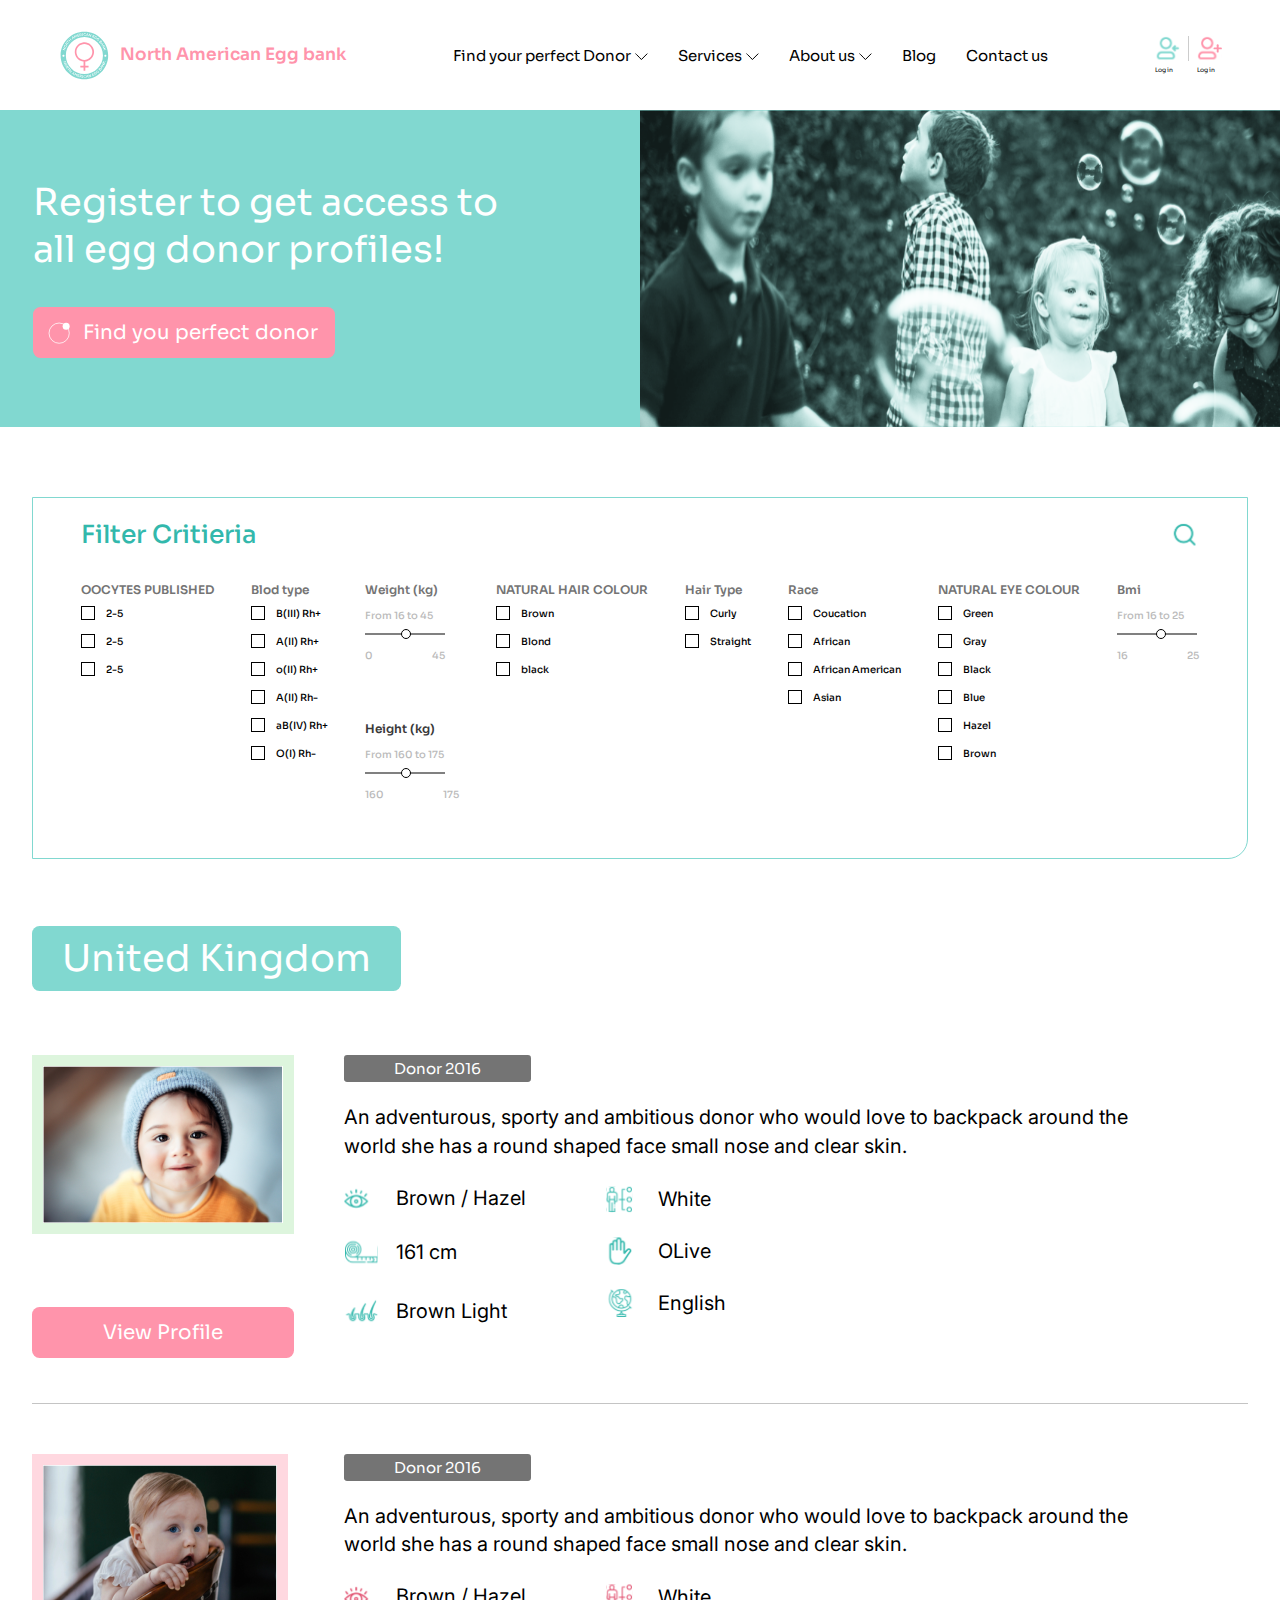
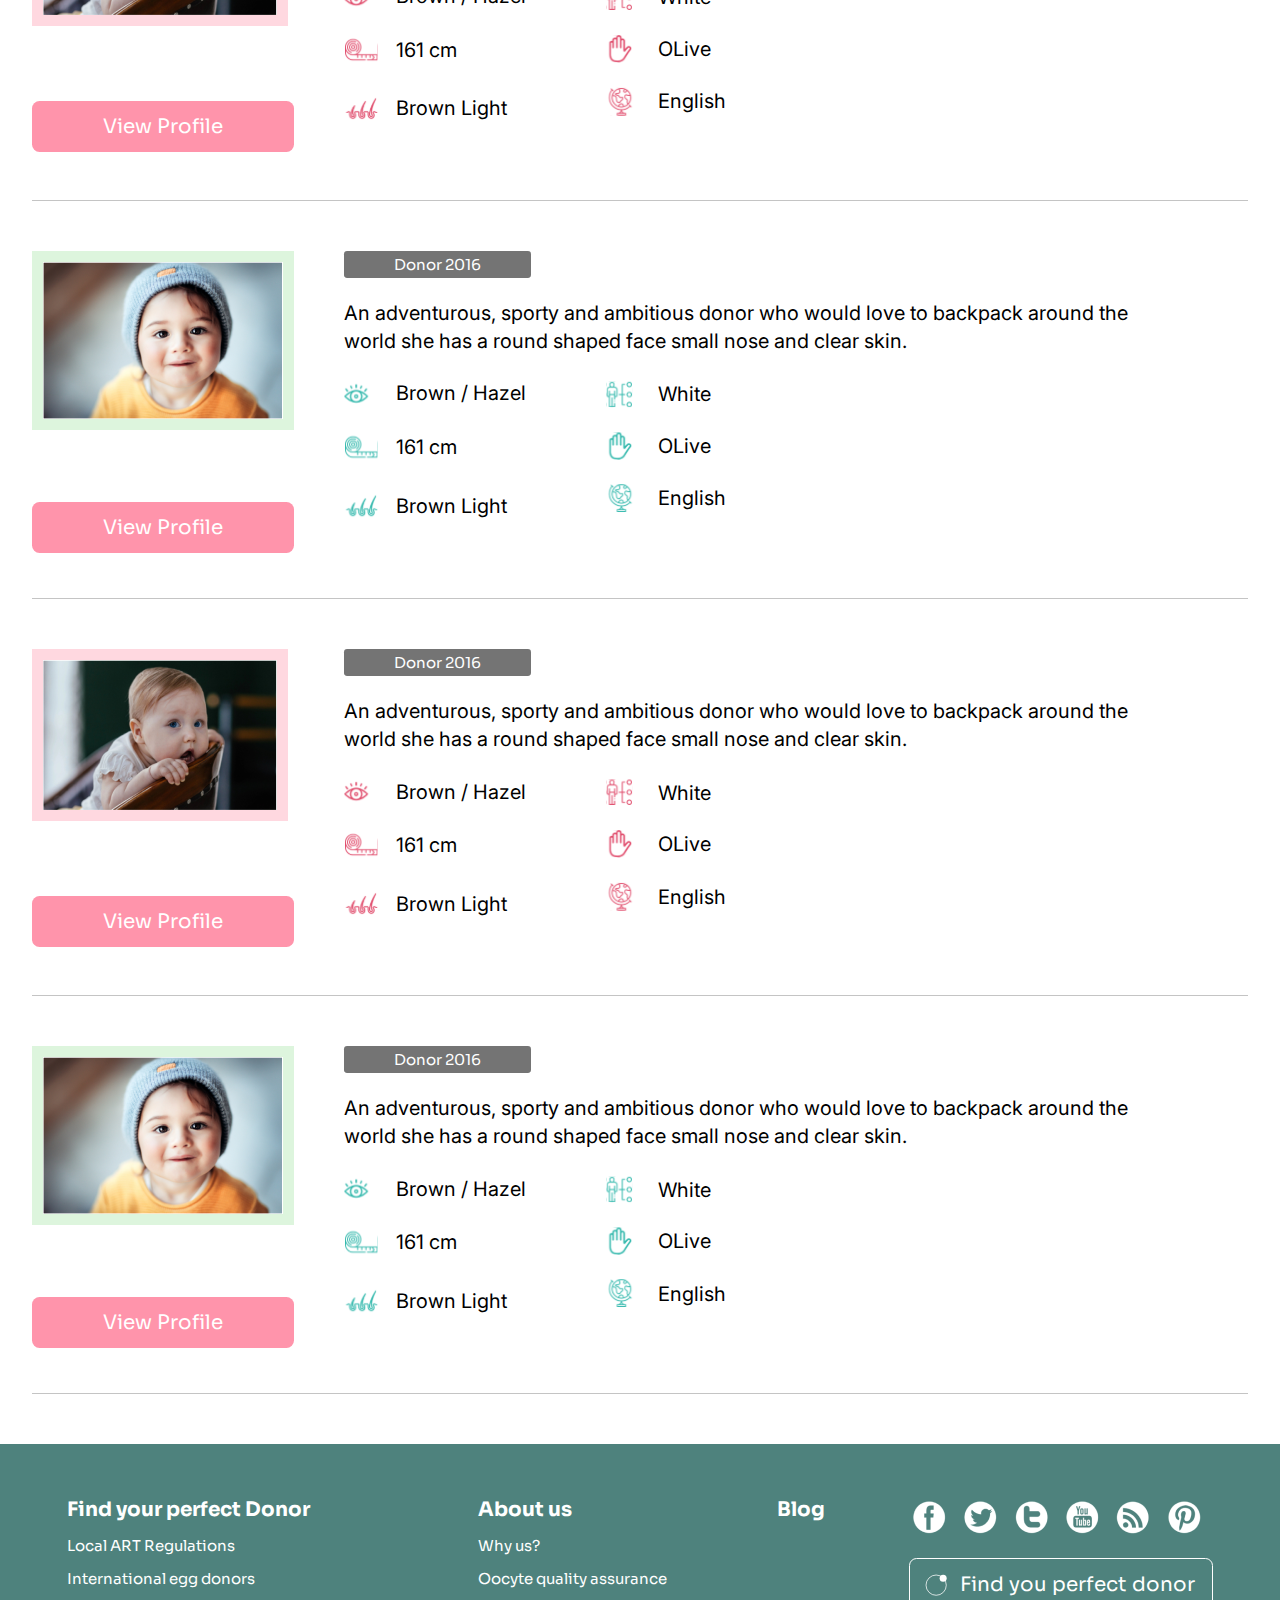
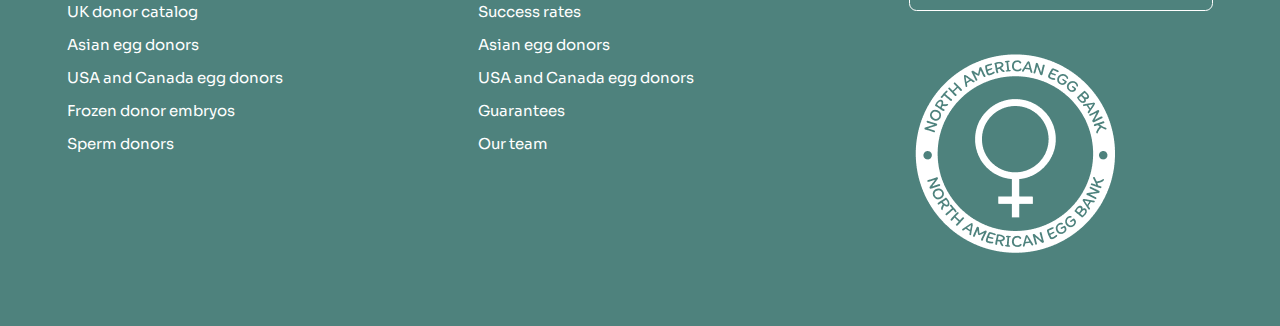
<file: index.html>
<!DOCTYPE html>
<html lang="en">

<head>
    <meta charset="UTF-8">
    <meta http-equiv="X-UA-Compatible" content="IE=edge">
    <meta name="viewport" content="width=device-width, initial-scale=1.0">
    <title>north-america-egg-bank</title>
    <link rel="stylesheet" href="assets/css/index.css">
    <link rel="preconnect" href="https://fonts.googleapis.com">
    <link rel="preconnect" href="https://fonts.gstatic.com" crossorigin>
    <link
        href="https://fonts.googleapis.com/css2?family=Inter:wght@400;500;600;700&family=Sora:wght@400;500;600;700&display=swap"
        rel="stylesheet">
</head>

<body>
    <!-- header sectionn start -->
    <header class="north_american_header">
        <nav class="north_american_navbar">
            <div class="nav_logo">
                <img src="assets/icons/header icon svg.svg" alt="north_american_logo">
                <h2 class="nav_text t_pink">North American Egg bank
                </h2>
            </div>
            <!-- toggle section start -->
            <div class="toggle">
                <img src="assets/icons/menu icon.svg" alt="mennu icon">
            </div>
            <!-- toggle section end -->
            <!-- nav item section start -->
            <ul class="nav_item ">
                <li class="nav_list"><a href="#"> Find your perfect Donor<img src="assets/icons/dropdown icon.svg"
                            alt="dropdown_icon "></a></li>
                <li class="nav_list"><a href="#">Services<img src="assets/icons/dropdown icon.svg"
                            alt="dropdown_icon "></a></li>
                <li class="nav_list"><a href="#">About us<img src="assets/icons/dropdown icon.svg"
                            alt="dropdown_icon "></a></li>
                <li class="nav_list">Blog</li>
                <li class="nav_list">Contact us</li>
            </ul>
            <!-- nav section end -->
            <!-- seacrch icon -->
            <div class="search_icon">
                <img src="assets/icons/search icon.svg " alt="search icon">
            </div>
            <!-- search icon end -->
            <!-- nav login  section start -->
            <div class="nav_login_sec">
                <div class="nav_login_item">
                    <img src="assets/icons/login icon.svg" alt="login icon">
                    <h2 class="nav_login_text">Log in</h2>
                </div>
                <div class="nav_login_item">
                    <img src="assets/icons/register icon.svg" alt="register icon">
                    <h2 class="nav_login_text">Log in</h2>
                </div>
            </div>
            <!-- nav login section -->
        </nav>
    </header>
    <!-- header section end -->
    <!-- banner section start -->
    <div class=" tiffneyblue_bg banner_section">
        <div class="banner_item">
            <div class="bannner_text">
                <h2 class="banner_heading t_white">Register to get access to all egg donor profiles!</h2>
                <button class="banner_btn pink_btn">
                    <img src="assets/icons/banner btn icon.svg " alt="banner icon">
                    Find you perfect donor
                </button>
            </div>
            <div class="banner_img_section">
                <img src="assets/images/banner img.png" alt="banner_img">
            </div>
        </div>
    </div>
    <!-- banner section end -->
    <!-- main  section start -->
    <!-- filter section start -->
    <main class="container">
        <section class="filter_Critieria ">
            <div class="filter_content ">
                <h2 class="filter_text">Filter Critieria</h2>
                <img src="assets/icons/searchicon.svg" alt="searchicon">
            </div>
            <div class="filter_form_sec">
                <div class="filter_form_checkbox">
                    <h2 class="filter_formheading">OOCYTES PUBLISHED</h2>
                    <form>
                        <div class="filter_checkbox">
                            <input type="checkbox" id="chk1">
                            <label for="chk1">2-5</label>
                        </div>
                        <div class="filter_checkbox">
                            <input type="checkbox" id="chk2">
                            <label for="chk2">2-5</label>
                        </div>
                        <div class="filter_checkbox">
                            <input type="checkbox" id="chk3">
                            <label for="chk3">2-5</label>
                        </div>
                    </form>
                </div>
                <div class="filter_form_checkbox">
                    <h2 class="filter_formheading">Blod type</h2>
                    <form>
                        <div class="filter_checkbox">
                            <input type="checkbox" id="chk4">
                            <label for="chk4">B(III) Rh+</label>
                        </div>
                        <div class="filter_checkbox">
                            <input type="checkbox" id="chk5">
                            <label for="chk5">A(II) Rh+</label>
                        </div>
                        <div class="filter_checkbox">
                            <input type="checkbox" id="chk6">
                            <label for="chk6">o(II) Rh+</label>
                        </div>
                        <div class="filter_checkbox">
                            <input type="checkbox" id="chk7">
                            <label for="chk7">A(II) Rh-</label>
                        </div>
                        <div class="filter_checkbox">
                            <input type="checkbox" id="chk8">
                            <label for="chk8">aB(IV) Rh+</label>
                        </div>
                        <div class="filter_checkbox">
                            <input type="checkbox" id="chk9">
                            <label for="chk9">O(I) Rh-</label>
                        </div>
                    </form>
                </div>
                <!-- input range start -->
                <form>
                    <div class="range_inputs">
                        <h3 class="filter_formheading">Weight (kg)</h3>
                        <div class="range_font">
                            <div class="multi-range">
                                <label class="multi-range_label" for="">From 16 to 45</label>
                                <input type="range" min="16" max="45" step="1" value="" class="lower" />
                            </div>
                            <div class="min_max">
                                <span class="min" id="minimum">0</span>
                                <span class="max" id="maximum">45</span>
                            </div>
                        </div>
                    </div>
                    <div class="range_inputs">
                        <h3 class="filter_formheading">
                            <span> Height (kg)</span>
                        </h3>
                        <div class="range_font">
                            <div class="multi-range">
                                <label class="multi-range_label" for="">From 160 to 175</label>
                                <input type="range" min="16" max="45" step="1" value="" class="lower" />
                            </div>
                            <div class="min_max">
                                <span class="min" id="minimum">160</span>
                                <span class="max" id="maximum">175</span>
                            </div>
                        </div>
                    </div>
                </form>
                <!-- input range end -->
                <div class="filter_form_checkbox">
                    <h2 class="filter_formheading">NATURAL HAIR COLOUR</h2>
                    <form>
                        <div class="filter_checkbox">
                            <input type="checkbox" id="chk10">
                            <label for="chk10">Brown</label>
                        </div>
                        <div class="filter_checkbox">
                            <input type="checkbox" id="chk11">
                            <label for="chk11">Blond</label>
                        </div>
                        <div class="filter_checkbox">
                            <input type="checkbox" id="chk12">
                            <label for="chk12">black</label>
                        </div>
                    </form>
                </div>
                <div class="filter_form_checkbox">
                    <h2 class="filter_formheading">Hair Type</h2>
                    <form>
                        <div class="filter_checkbox">
                            <input type="checkbox" id="chk13">
                            <label for="chk13">Curly</label>
                        </div>
                        <div class="filter_checkbox">
                            <input type="checkbox" id="chk14">
                            <label for="chk14">Straight</label>
                        </div>
                    </form>
                </div>
                <div class="filter_form_checkbox">
                    <h2 class="filter_formheading">Race</h2>
                    <form>
                        <div class="filter_checkbox">
                            <input type="checkbox" id="chk15">
                            <label for="chk15">Coucation</label>
                        </div>
                        <div class="filter_checkbox">
                            <input type="checkbox" id="chk16">
                            <label for="chk16">African</label>
                        </div>
                        <div class="filter_checkbox">
                            <input type="checkbox" id="chk17">
                            <label for="chk17">African American</label>
                        </div>
                        <div class="filter_checkbox">
                            <input type="checkbox" id="chk18">
                            <label for="chk18">Asian</label>
                        </div>
                    </form>
                </div>
                <div class="filter_form_checkbox">
                    <h2 class="filter_formheading">NATURAL EYE COLOUR</h2>
                    <form>
                        <div class="filter_checkbox">
                            <input type="checkbox" id="chk19">
                            <label for="chk19">Green</label>
                        </div>
                        <div class="filter_checkbox">
                            <input type="checkbox" id="chk20">
                            <label for="chk20">Gray</label>
                        </div>
                        <div class="filter_checkbox">
                            <input type="checkbox" id="chk21">
                            <label for="chk21">Black</label>
                        </div>
                        <div class="filter_checkbox">
                            <input type="checkbox" id="chk22">
                            <label for="chk22">Blue</label>
                        </div>
                        <div class="filter_checkbox">
                            <input type="checkbox" id="chk23">
                            <label for="chk23">Hazel</label>
                        </div>
                        <div class="filter_checkbox">
                            <input type="checkbox" id="chk24">
                            <label for="chk2">Brown</label>
                        </div>
                    </form>
                </div>
                <form>
                    <div class="range_inputs">
                        <h3 class="filter_formheading">Bmi</h3>
                        <div class="range_font">
                            <div class="multi-range">
                                <label class="multi-range_label" for="">From 16 to 25</label>
                                <input type="range" min="16" max="25" step="1" value="" class="lower" />
                            </div>
                            <div class="min_max">
                                <span class="min" id="minimum">16</span>
                                <span class="max" id="maximum">25</span>
                            </div>
                        </div>
                    </div>
                </form>
            </div>
        </section>
        <!-- filter section end -->
        <!-- united kindom section start  -->
        <section class="united_kingdom">
            <button class="green_button">United Kingdom</button>
            <div class="baby_section">
                <div class="baby_img_sec">
                    <div class="baby_img">
                        <img src="assets/images/babyimg1.png" alt="baby_img">
                    </div>
                </div>
                <div class="donor_section">
                    <button class="grey_btn">Donor 2016</button>
                    <p class="donor_para">An adventurous, sporty and ambitious donor who would love to backpack around
                        the world she has a round shaped face small nose and clear skin.</p>
                    <div class="donor_icon_flex">
                        <div class="donor_icon_sec">
                            <div class="donor_icon">
                                <img src="assets/icons/greenicon1.svg" alt="donor_icon">
                                <h2 class="donor_icon_text">Brown / Hazel</h2>
                            </div>
                            <div class="donor_icon">
                                <img src="assets/icons/greenicon2.svg" alt="donor_icon">
                                <h2 class="donor_icon_text">161 cm</h2>
                            </div>
                            <div class="donor_icon">
                                <img src="assets/icons/greenicon3.svg" alt="donor_icon">
                                <h2 class="donor_icon_text">Brown Light</h2>
                            </div>
                        </div>
                        <div class="donor_icon_sec">
                            <div class="donor_icon">
                                <img src="assets/icons/greenicon4.svg" alt="donor_icon">
                                <h2 class="donor_icon_text">White</h2>
                            </div>
                            <div class="donor_icon">
                                <img src="assets/icons/greenicon5.svg" alt="donor_icon">
                                <h2 class="donor_icon_text">OLive</h2>
                            </div>
                            <div class="donor_icon">
                                <img src="assets/icons/greenicon6.svg" alt="donor_icon">
                                <h2 class="donor_icon_text">English</h2>
                            </div>
                        </div>
                    </div>
                </div>
                <div class="baby_sec_btn">
                    <a class="pink_btn" href="#">View Profile</a>
                </div>
            </div>
            <!-- ****************************** -->
            <div class="baby_section">
                <div class="baby_img_sec">
                    <div class="baby_img1">
                        <img src="assets/images/babyimg2.png" alt="baby_img">
                    </div>
                </div>
                <div class="donor_section">
                    <button class="grey_btn">Donor 2016</button>
                    <p class="donor_para">An adventurous, sporty and ambitious donor who would love to backpack around
                        the world she has a round shaped face small nose and clear skin.</p>
                    <div class="donor_icon_flex">
                        <div class="donor_icon_sec">
                            <div class="donor_icon">
                                <img src="assets/icons/pinkicon1.svg" alt="donor_icon">
                                <h2 class="donor_icon_text">Brown / Hazel</h2>
                            </div>
                            <div class="donor_icon">
                                <img src="assets/icons/pinkicon2.svg" alt="donor_icon">
                                <h2 class="donor_icon_text">161 cm</h2>
                            </div>
                            <div class="donor_icon">
                                <img src="assets/icons/pinkicon3.svg" alt="donor_icon">
                                <h2 class="donor_icon_text">Brown Light</h2>
                            </div>
                        </div>
                        <div class="donor_icon_sec">
                            <div class="donor_icon">
                                <img src="assets/icons/pinkicon4.svg" alt="donor_icon">
                                <h2 class="donor_icon_text">White</h2>
                            </div>
                            <div class="donor_icon">
                                <img src="assets/icons/pinkicon5.svg" alt="donor_icon">
                                <h2 class="donor_icon_text">OLive</h2>
                            </div>
                            <div class="donor_icon">
                                <img src="assets/icons/pinkicon6.svg" alt="donor_icon">
                                <h2 class="donor_icon_text">English</h2>
                            </div>
                        </div>
                    </div>
                </div>
                <div class="baby_sec_btn">
                    <a class="pink_btn" href="#">View Profile</a>
                </div>
            </div>
            <!-- ************************ -->
            <div class="baby_section">
                <div class="baby_img_sec">
                    <div class="baby_img">
                        <img src="assets/images/babyimg1.png" alt="baby_img">
                    </div>
                </div>
                <div class="donor_section">
                    <button class="grey_btn">Donor 2016</button>
                    <p class="donor_para">An adventurous, sporty and ambitious donor who would love to backpack around
                        the world she has a round shaped face small nose and clear skin.</p>
                    <div class="donor_icon_flex">
                        <div class="donor_icon_sec">
                            <div class="donor_icon">
                                <img src="assets/icons/greenicon1.svg" alt="donor_icon">
                                <h2 class="donor_icon_text">Brown / Hazel</h2>
                            </div>
                            <div class="donor_icon">
                                <img src="assets/icons/greenicon2.svg" alt="donor_icon">
                                <h2 class="donor_icon_text">161 cm</h2>
                            </div>
                            <div class="donor_icon">
                                <img src="assets/icons/greenicon3.svg" alt="donor_icon">
                                <h2 class="donor_icon_text">Brown Light</h2>
                            </div>
                        </div>
                        <div class="donor_icon_sec">
                            <div class="donor_icon">
                                <img src="assets/icons/greenicon4.svg" alt="donor_icon">
                                <h2 class="donor_icon_text">White</h2>
                            </div>
                            <div class="donor_icon">
                                <img src="assets/icons/greenicon5.svg" alt="donor_icon">
                                <h2 class="donor_icon_text">OLive</h2>
                            </div>
                            <div class="donor_icon">
                                <img src="assets/icons/greenicon6.svg" alt="donor_icon">
                                <h2 class="donor_icon_text">English</h2>
                            </div>
                        </div>
                    </div>
                </div>
                <div class="baby_sec_btn">
                    <a class="pink_btn" href="#">View Profile</a>
                </div>
            </div>
            <!-- *********************** -->
            <div class="baby_section">
                <div class="baby_img_sec">
                    <div class="baby_img1">
                        <img src="assets/images/babyimg2.png" alt="baby_img">
                    </div>
                </div>
                <div class="donor_section">
                    <button class="grey_btn">Donor 2016</button>
                    <p class="donor_para">An adventurous, sporty and ambitious donor who would love to backpack around
                        the world she has a round shaped face small nose and clear skin.</p>
                    <div class="donor_icon_flex">
                        <div class="donor_icon_sec">
                            <div class="donor_icon">
                                <img src="assets/icons/pinkicon1.svg" alt="donor_icon">
                                <h2 class="donor_icon_text">Brown / Hazel</h2>
                            </div>
                            <div class="donor_icon">
                                <img src="assets/icons/pinkicon2.svg" alt="donor_icon">
                                <h2 class="donor_icon_text">161 cm</h2>
                            </div>
                            <div class="donor_icon">
                                <img src="assets/icons/pinkicon3.svg" alt="donor_icon">
                                <h2 class="donor_icon_text">Brown Light</h2>
                            </div>
                        </div>
                        <div class="donor_icon_sec">
                            <div class="donor_icon">
                                <img src="assets/icons/pinkicon4.svg" alt="donor_icon">
                                <h2 class="donor_icon_text">White</h2>
                            </div>
                            <div class="donor_icon">
                                <img src="assets/icons/pinkicon5.svg" alt="donor_icon">
                                <h2 class="donor_icon_text">OLive</h2>
                            </div>
                            <div class="donor_icon">
                                <img src="assets/icons/pinkicon6.svg" alt="donor_icon">
                                <h2 class="donor_icon_text">English</h2>
                            </div>
                        </div>
                    </div>
                </div>
                <div class="baby_sec_btn">
                    <a class="pink_btn" href="#">View Profile</a>
                </div>
            </div>
            <!-- ***************** -->
            <div class="baby_section">
                <div class="baby_img_sec">
                    <div class="baby_img">
                        <img src="assets/images/babyimg1.png" alt="baby_img">
                    </div>
                </div>
                <div class="donor_section">
                    <button class="grey_btn">Donor 2016</button>
                    <p class="donor_para">An adventurous, sporty and ambitious donor who would love to backpack around
                        the world she has a round shaped face small nose and clear skin.</p>
                    <div class="donor_icon_flex">
                        <div class="donor_icon_sec">
                            <div class="donor_icon">
                                <img src="assets/icons/greenicon1.svg" alt="donor_icon">
                                <h2 class="donor_icon_text">Brown / Hazel</h2>
                            </div>
                            <div class="donor_icon">
                                <img src="assets/icons/greenicon2.svg" alt="donor_icon">
                                <h2 class="donor_icon_text">161 cm</h2>
                            </div>
                            <div class="donor_icon">
                                <img src="assets/icons/greenicon3.svg" alt="donor_icon">
                                <h2 class="donor_icon_text">Brown Light</h2>
                            </div>
                        </div>
                        <div class="donor_icon_sec">
                            <div class="donor_icon">
                                <img src="assets/icons/greenicon4.svg" alt="donor_icon">
                                <h2 class="donor_icon_text">White</h2>
                            </div>
                            <div class="donor_icon">
                                <img src="assets/icons/greenicon5.svg" alt="donor_icon">
                                <h2 class="donor_icon_text">OLive</h2>
                            </div>
                            <div class="donor_icon">
                                <img src="assets/icons/greenicon6.svg" alt="donor_icon">
                                <h2 class="donor_icon_text">English</h2>
                            </div>
                        </div>
                    </div>
                </div>
                <div class="baby_sec_btn">
                    <a class="pink_btn" href="#">View Profile</a>
                </div>
            </div>
            <!-- *************************** -->
        </section>
        <!-- united kindom section end  -->
    </main>
    <!-- main  section end -->
    <!-- fotter section start -->
    <fotter>
        <section class="fotter">
            <!-- <div class="fotter_list_flex"> -->
                <div class="fotter_content">
                    <ul class="fotter_list">
                        <li onclick="togleDropdown(event)" class="fotter_item">Find your perfect Donor <img class="dropdown_icon" src="assets/icons/dropdownicon.svg" alt="drpdown"></li>
                        <li class="fotter_item"> Local ART Regulations</li>
                        <li class="fotter_item"> International egg donors</li>
                        <li class="fotter_item">UK donor catalog</li>
                        <li class="fotter_item"> Asian egg donors</li>
                        <li class="fotter_item">USA and Canada egg donors</li>
                        <li class="fotter_item"> Frozen donor embryos</li>
                        <li class="fotter_item"> Sperm donors</li>
                    </ul>
                    <div>
                    </div>
                    <ul class="fotter_list">
                        <li onclick="togleDropdown(event)" class="fotter_item">About us <img class="dropdown_icon" src="assets/icons/dropdownicon.svg" alt="drpdown"></li>
                        <li class="fotter_item"> Why us?</li>
                        <li class="fotter_item"> Oocyte quality assurance</li>
                        <li class="fotter_item"> Success rates</li>
                        <li class="fotter_item"> Asian egg donors</li>
                        <li class="fotter_item">USA and Canada egg donors</li>
                        <li class="fotter_item"> Guarantees</li>
                        <li class="fotter_item"> Our team</li>
                    </ul>
                    <ul class="fotter_list">
                        <li class="fotter_item">Blog <img class="dropdown_icon" src="assets/icons/dropdownicon.svg" alt="drpdown"></li>
                    </ul>
                </div>
                <div class="flex_icons">
                    <div>
                        <div class="social_media_icon">
                            <div><img src="assets/icons/footericon1.png" alt="socialmediaicon"></div>
                            <div> <img src="assets/icons/fottericon2.png" alt="socialmediaicon"></div>
                            <div><img src="assets/icons/footericon3.png" alt="socialmediaicon"></div>
                            <div><img src="assets/icons/footericon4.png" alt="socialmediaicon"></div>
                            <div><img src="assets/icons/footericon5.png" alt="socialmediaicon"></div>
                            <div> <img src="assets/icons/footericon6.png" alt="socialmediaicon"></div>
                        </div>
                        <button class="banner_btn pink_btn fotter_btn">
                            <img src="assets/icons/banner btn icon.svg " alt="banner icon">
                            Find you perfect donor
                        </button>
                    </div>

                    <div class="fotter_image">
                        <img src="assets/images/fotter icon.png" alt="fottericon">
                    </div>
                </div>
            </div>
        </section>
    </fotter>
    <!-- fotter section end -->
</body>
<script>
    let HeaderToggle = document.querySelector(".toggle");
    let HeaderNavbar = document.querySelector(".nav_item");
    HeaderToggle.addEventListener("click", () => {
        HeaderNavbar.classList.toggle("active");
    });
    const togleDropdown = (event) => {
            event.target.classList.toggle("show");
        };
    // onclick
    // function hide() {
    //     let hiddenList= document.getElementById("filter_form_sec");
    //     let height = hiddenList.scrollHeight;
    //     if (hiddenList.getAttribute("style")) {
    //     hiddenList.removeAttribute("style");
    //   } else {
    //     hiddenList.setAttribute("style", `height: ${height}px`);
    //   }
    // }
    // Window.addEventListener("resize",()=>{
    //     hide();
    //     hide();
    // });
</script>

</html>
</file>
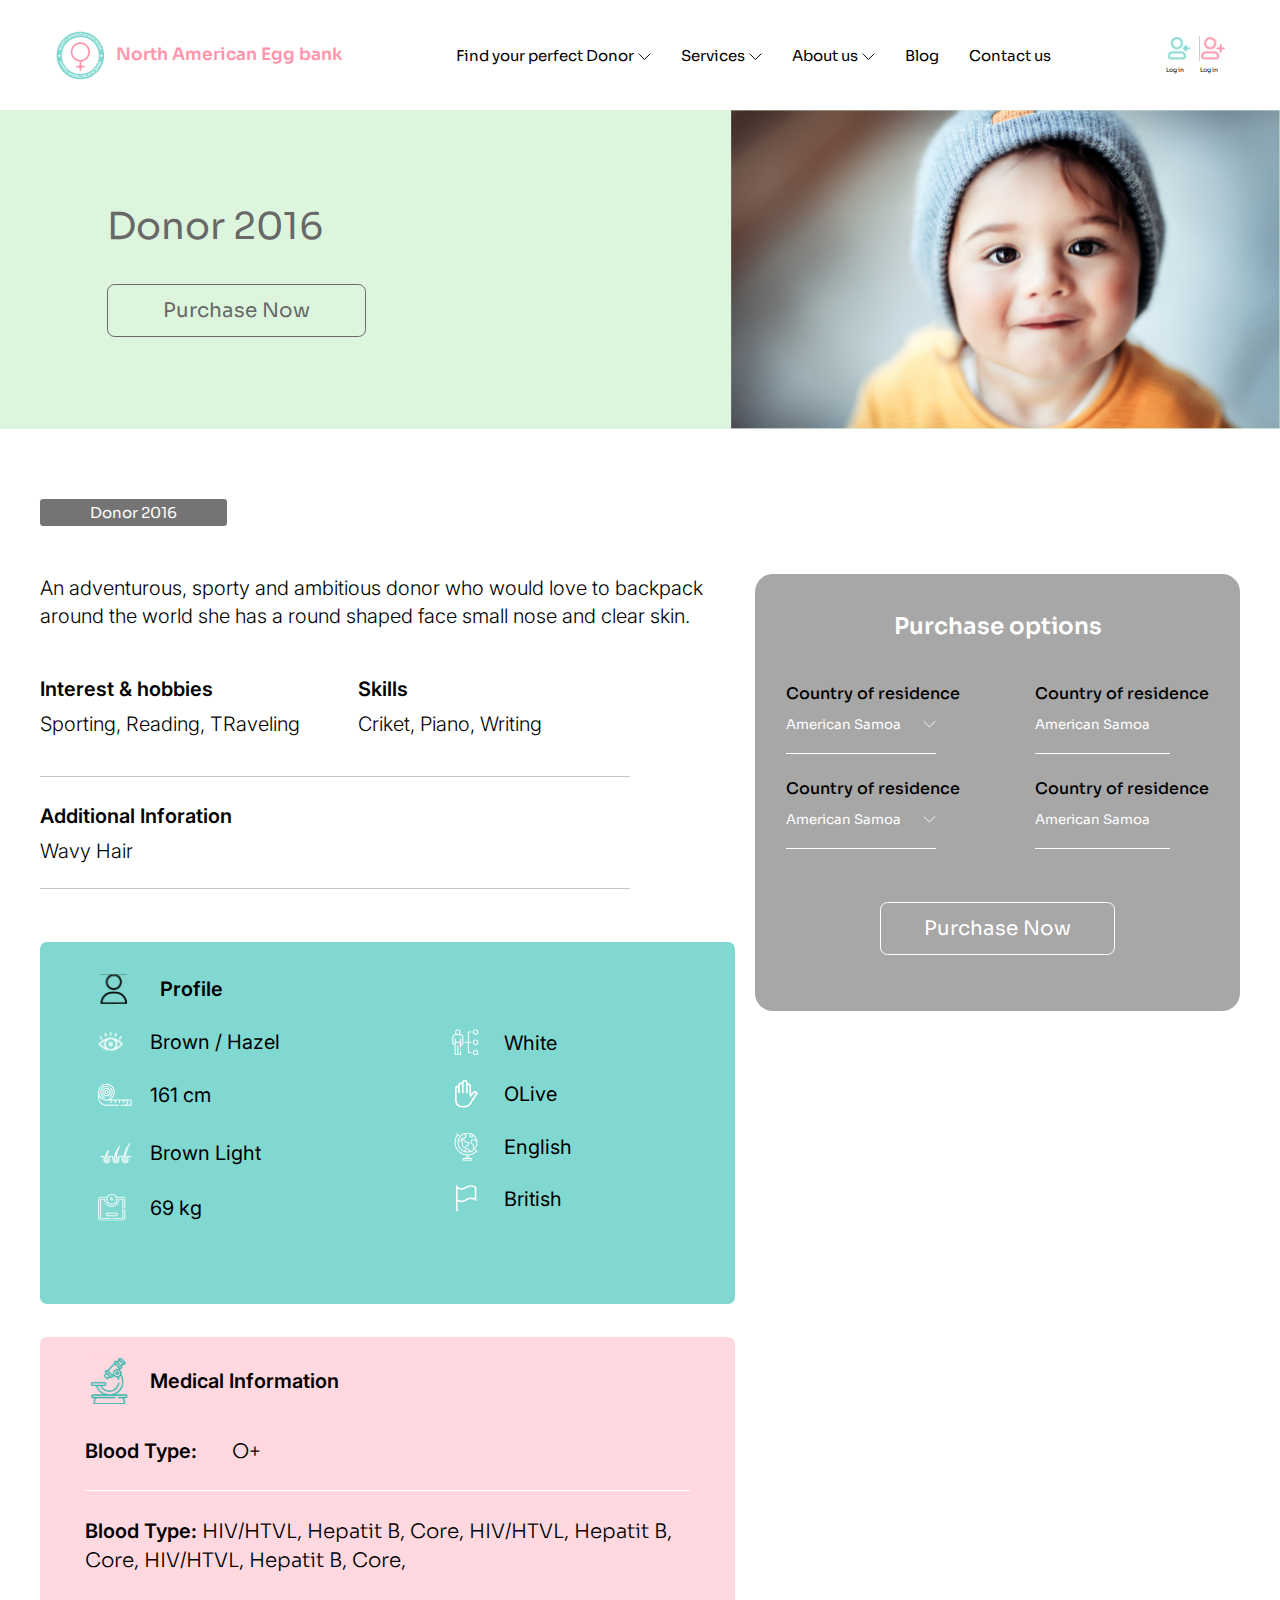
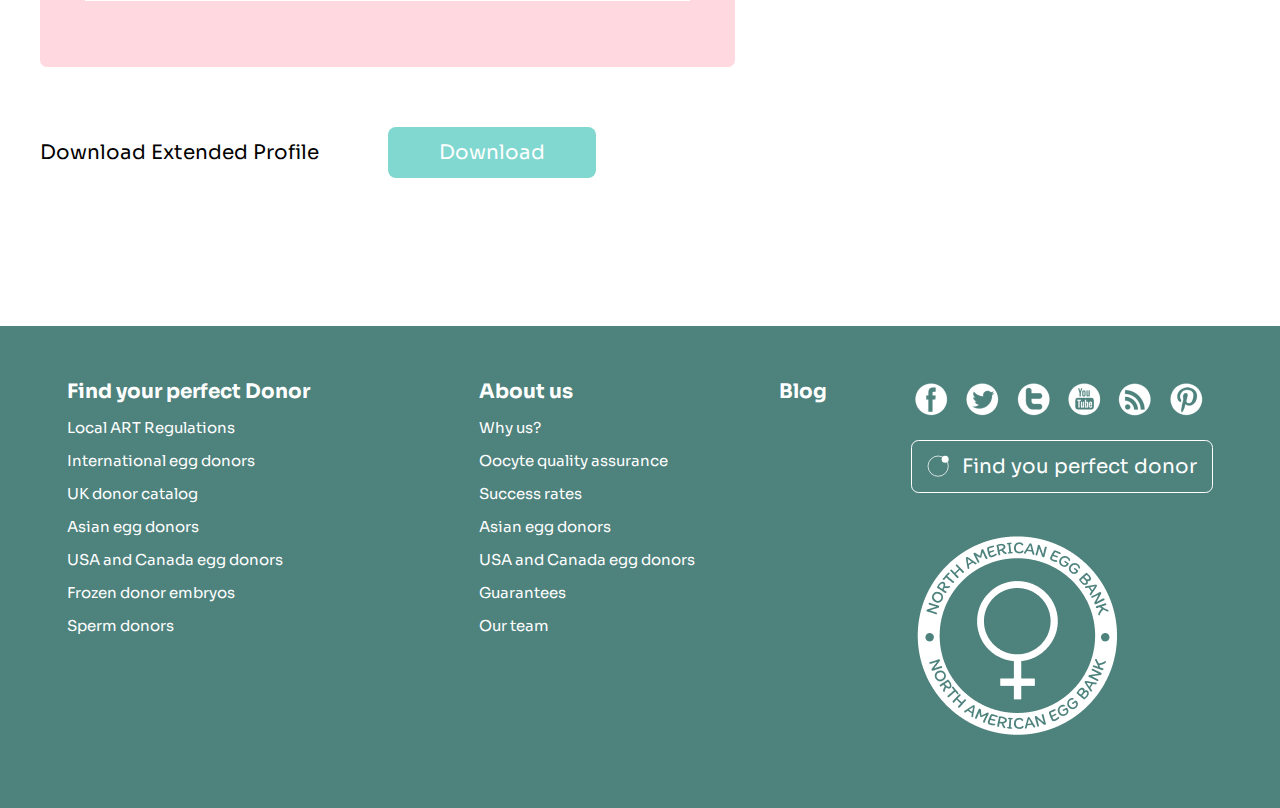
<file: donor.html>
<!DOCTYPE html>
<html lang="en">
<head>
    <meta charset="UTF-8">
    <meta http-equiv="X-UA-Compatible" content="IE=edge">
    <meta name="viewport" content="width=device-width, initial-scale=1.0">
    <title>Document1</title>
    <link rel="stylesheet" href="assets/css/donor.css">
    <link
    href="https://fonts.googleapis.com/css2?family=Inter:wght@400;500;600;700&family=Sora:wght@400;500;600;700&display=swap"
    rel="stylesheet">
</head>
<body>
    <!-- header sectionn start -->
    <!-- header sectionn start -->
    <header class="north_american_header">
        <nav class="north_american_navbar">
            <div class="nav_logo">
                <img src="assets/icons/header icon svg.svg" alt="north_american_logo">
                <h2 class="nav_text t_pink">North American Egg bank
                </h2>
            </div>
            <!-- toggle section start -->
            <div class="toggle">
                <img src="assets/icons/menu icon.svg" alt="mennu icon">
            </div>
            <!-- toggle section end -->
            <!-- nav item section start -->
            <ul class="nav_item ">
                <li class="nav_list"><a href="#"> Find your perfect Donor<img src="assets/icons/dropdown icon.svg"
                            alt="dropdown_icon "></a></li>
                <li class="nav_list"><a href="#">Services<img src="assets/icons/dropdown icon.svg"
                            alt="dropdown_icon "></a></li>
                <li class="nav_list"><a href="#">About us<img src="assets/icons/dropdown icon.svg"
                            alt="dropdown_icon "></a></li>
                <li class="nav_list">Blog</li>
                <li class="nav_list">Contact us</li>
            </ul>
            <!-- nav section end -->
            <!-- seacrch icon -->
            <div class="search_icon">
                <img src="assets/icons/search icon.svg " alt="search icon">
            </div>
            <!-- search icon end -->
            <!-- nav login  section start -->
            <div class="nav_login_sec">
                <div class="nav_login_item">
                    <img src="assets/icons/login icon.svg" alt="login icon">
                    <h2 class="nav_login_text">Log in</h2>
                </div>
                <div class="hr"></div>
                <div class="nav_login_item">
                    <img src="assets/icons/register icon.svg" alt="register icon">
                    <h2 class="nav_login_text">Log in</h2>
                </div>
            </div>
            <!-- nav login section -->
        </nav>
    </header>
    <!-- header section end -->
    <!-- header section end -->
    <!-- banner section start -->
    <!-- banner section start -->
    <div class=" tarabg_color  banner_section">
<div class="container">
    <div class="bannner_text ">
        <h2 class="banner_heading dark_grey">Donor 2016</h2>
        <button class="banner_btn  donor_btn">
            Purchase Now
        </button>
    </div>
</div>
        <div class="banner_img_section">
            <div>

                <img src="assets/images/baby banner img.png" alt="banner_img">
            </div>
        </div>
    </div>
    <!-- banner section end  -->
    <!-- main section start -->
    <main class="container">
        <section class="donor_2016">
            <button class="grey_btn">Donor 2016</button>
            <div class="donor_2016_section">
                <div class="donor_2016_content">
                    <h2 class="donor_2016_heading">An adventurous, sporty and ambitious donor who would love to backpack
                        around the world she has a round shaped face small nose and clear skin.</h2>
                    <div class="intrest_flex">
                        <div class="intrest_content">
                            <h2 class="intrest_heading">Interest & hobbies</h2>
                            <h3 class="intrest_text">Sporting, Reading, TRaveling</h3>
                        </div>
                        <div class="intrest_content">
                            <h2 class="intrest_heading">Skills</h2>
                            <h3 class="intrest_text">Criket, Piano, Writing</h3>
                        </div>
                    </div>
                    <div class="additional_infomation">
                        <h2 class="intrest_heading">Additional Inforation</h2>
                        <h3 class="intrest_text">Wavy Hair</h3>
                    </div>
                    <div class="profile_section">
                        <h2 class="profile_text">
                            <img src="assets/icons/profileimg.svg" alt="profile_img">
                            Profile
                        </h2>
                        <div class="donor_icon_flex">
                            <div class="donor_icon_sec">
                                <div class="donor_icon">
                                    <img src="assets/icons/profileimg1.svg" alt="donor_icon">
                                    <h2 class="donor_icon_text">Brown / Hazel</h2>
                                </div>
                                <div class="donor_icon">
                                    <img src="assets/icons/profileimg2.png" alt="donor_icon">
                                    <h2 class="donor_icon_text">161 cm</h2>
                                </div>
                                <div class="donor_icon">
                                    <img src="assets/icons/profieimg3.png" alt="donor_icon">
                                    <h2 class="donor_icon_text">Brown Light</h2>
                                </div>
                                <div class="donor_icon">
                                    <img src="assets/icons/profileimg4.png" alt="donor_icon">
                                    <h2 class="donor_icon_text">69 kg</h2>
                                </div>
                            </div>
                            <div class="donor_icon_sec">
    
                                <div class="donor_icon">
                                    <img src="assets/icons/profileimg5.png" alt="donor_icon">
                                    <h2 class="donor_icon_text">White</h2>
                                </div>
                                <div class="donor_icon">
                                    <img src="assets/icons/profileimg6.png" alt="donor_icon">
                                    <h2 class="donor_icon_text">OLive</h2>
                                </div>
                                <div class="donor_icon">
                                    <img src="assets/icons/profileimg7.png" alt="donor_icon">
                                    <h2 class="donor_icon_text">English</h2>
                                </div>
                                <div class="donor_icon">
                                    <img src="assets/icons/profileimg8.png" alt="donor_icon">
                                    <h2 class="donor_icon_text">British</h2>
                                </div>
                            </div>
                        </div>
                    </div>
                    <div class="medical_information">
                        <h2 class="medical_heading">
                            <img src="assets/icons/medical_img.svg" alt="medical_img">
                            Medical Information
                        </h2>
                        <div class="medical_text">
                            <h3 class="blood_text"> Blood Type: <span>O+</span> </h3>
                        </div>
                        <div class="medical_text">
                            <h3 class="blood_text"> Blood Type: <span class="blood_span"> HIV/HTVL, Hepatit B, Core,
                                    HIV/HTVL, Hepatit B, Core, HIV/HTVL, Hepatit B, Core, </span> </h3>
                        </div>
                    </div>
                </div>
                <div class="purchase_option">
                    <div class="purchase_text">
                        <h2 class="purchase_heading">
                            Purchase options
                        </h2>
                    </div>
                    <div class="country_flex">
                        <div class="country_residence_item">
                            <div class="country_residence">
                                <h2 class="country_heading">Country of residence</h2>
                                <select class="country_select">
                                    <option class="country_option">American Samoa</option>
                                    <option class="country_option">American Samoa</option>
                                    <option class="country_option">American Samoa</option>
                                    <option class="country_option">American Samoa</option>
                                    <option class="country_option">American Samoa</option>
                                    <option class="country_option">American Samoa</option>
                                    <option class="country_option">American Samoa</option>
                                    <option class="country_option">American Samoa</option>
                                </select>
                            </div>
                            <div class="country_residence_content">
                                <h2 class="country_heading">Country of residence</h2>
                                <select class="country_select">
                                    <option class="country_option">American Samoa</option>
                                    <option class="country_option">American Samoa</option>
                                    <option class="country_option">American Samoa</option>
                                    <option class="country_option">American Samoa</option>
                                    <option class="country_option">American Samoa</option>
                                    <option class="country_option">American Samoa</option>
                                    <option class="country_option">American Samoa</option>
                                    <option class="country_option">American Samoa</option>
                                </select>
                            </div>
                        </div>
                        <div class="country_treatment_item">
                            <div class="country_tretment">
                                <h2 class="country_heading">Country of residence</h2>
                                <select class="country_tratment_select">
                                    <option class="country_option">American Samoa</option>
                                    <option class="country_option">American Samoa</option>
                                    <option class="country_option">American Samoa</option>
                                    <option class="country_option">American Samoa</option>
                                    <option class="country_option">American Samoa</option>
                                    <option class="country_option">American Samoa</option>
                                    <option class="country_option">American Samoa</option>
                                    <option class="country_option">American Samoa</option>
                                </select>
                            </div>
                            <div class="country_residence_content">
                                <h2 class="country_heading">Country of residence</h2>
                                <select class="country_tratment_select">
                                    <option class="country_option">American Samoa</option>
                                    <option class="country_option">American Samoa</option>
                                    <option class="country_option">American Samoa</option>
                                    <option class="country_option">American Samoa</option>
                                    <option class="country_option">American Samoa</option>
                                    <option class="country_option">American Samoa</option>
                                    <option class="country_option">American Samoa</option>
                                    <option class="country_option">American Samoa</option>
                                </select>
                            </div>
                        </div>
                    </div>
                    <button class="Purchase_Now">Purchase Now</button>
                </div>
            </div>
            <div class="download_section">
                <h2 class="download_text">Download Extended Profile</h2>
                <button class="download_button">Download</button>
            </div>
        </section>
    </main>
    <!-- main section end -->
    <!-- fotter section start -->
    <fotter>
        <section class="fotter">
            <!-- <div class="fotter_list_flex"> -->
            <div class="fotter_content">
                <ul class="fotter_list">
                    <li onclick="togleDropdown(event)" class="fotter_item">Find your perfect Donor <img
                            class="dropdown_icon" src="assets/icons/dropdownicon.svg" alt="drpdown"></li>
                    <li class="fotter_item"> Local ART Regulations</li>
                    <li class="fotter_item"> International egg donors</li>
                    <li class="fotter_item">UK donor catalog</li>
                    <li class="fotter_item"> Asian egg donors</li>
                    <li class="fotter_item">USA and Canada egg donors</li>
                    <li class="fotter_item"> Frozen donor embryos</li>
                    <li class="fotter_item"> Sperm donors</li>
                </ul>
                <div>
                </div>
                <ul class="fotter_list">
                    <li onclick="togleDropdown(event)" class="fotter_item">About us <img class="dropdown_icon"
                            src="assets/icons/dropdownicon.svg" alt="drpdown"></li>
                    <li class="fotter_item"> Why us?</li>
                    <li class="fotter_item"> Oocyte quality assurance</li>
                    <li class="fotter_item"> Success rates</li>
                    <li class="fotter_item"> Asian egg donors</li>
                    <li class="fotter_item">USA and Canada egg donors</li>
                    <li class="fotter_item"> Guarantees</li>
                    <li class="fotter_item"> Our team</li>
                </ul>
                <ul class="fotter_list">
                    <li class="fotter_item">Blog <img class="dropdown_icon" src="assets/icons/dropdownicon.svg"
                            alt="drpdown"></li>
                </ul>
            </div>
            <div class="flex_icons">
                <div>
                    <div class="social_media_icon">
                        <div><img src="assets/icons/footericon1.png" alt="socialmediaicon"></div>
                        <div> <img src="assets/icons/fottericon2.png" alt="socialmediaicon"></div>
                        <div><img src="assets/icons/footericon3.png" alt="socialmediaicon"></div>
                        <div><img src="assets/icons/footericon4.png" alt="socialmediaicon"></div>
                        <div><img src="assets/icons/footericon5.png" alt="socialmediaicon"></div>
                        <div> <img src="assets/icons/footericon6.png" alt="socialmediaicon"></div>
                    </div>
                    <button class="banner_btn pink_btn fotter_btn">
                        <img src="assets/icons/banner btn icon.svg " alt="banner icon">
                        Find you perfect donor
                    </button>
                </div>

                <div class="fotter_image">
                    <img src="assets/images/fotter icon.png" alt="fottericon">
                </div>
                
            </div>
        </section>
    </fotter>
    <!-- fotter section end -->
    <script>
        let HeaderToggle = document.querySelector(".toggle");
        let HeaderNavbar = document.querySelector(".nav_item");
        HeaderToggle.addEventListener("click", () => {
            HeaderNavbar.classList.toggle("active");
        });
        const togleDropdown = (event) => {
            event.target.classList.toggle("show");
        };
    </script>
</body>

</html>
</file>
<file: assets/css/index.css>
* {
  margin: 0;
  padding: 0;
  box-sizing: border-box;
  font-family: "Inter", sans-serif;
  font-family: "Sora", sans-serif;
}

li {
  list-style: none;
}

a {
  text-decoration: none;
  color: black;
}

.t_white {
  color: #fff;
}

.t_pink {
  color: #FF94AB;
}

.t_grey {
  color: #747474;
}

.dark_grey {
  color: #686868;
}

.donor_btn {
  padding: 13px 55px;
  background-color: transparent;
  border: 1px solid #686868;
  border-radius: 7.56px;
  font-size: 20px;
  font-weight: 400;
  line-height: 25px;
  color: #686868;
}

.pink_btn {
  background-color: #FF94AB;
  font-family: "Sora";
  font-style: normal;
  font-weight: 400;
  font-size: 20px;
  line-height: 25px;
  color: #fff;
  border: none;
  padding: 13px 71px;
  border-radius: 7.57px;
  white-space: nowrap;
}

.grey_btn {
  background-color: #747474;
  color: #fff;
  font-family: "Sora";
  font-style: normal;
  font-weight: 400;
  font-size: 15px;
  line-height: 19px;
  padding: 4px 50px 4px 50px;
  border: none;
  border-radius: 3.15px;
  white-space: nowrap;
}

.tiffneyblue_bg {
  background-color: #81D8D0;
}

.tarabg_color {
  background-color: #DDF5DD;
}

.t_tiffneyblue_ {
  color: #81D8D0;
}

.border_bottom {
  border-bottom: 1px solid #C4C4C4;
}

img {
  max-width: 100%;
  line-height: 0;
}

.container {
  max-width: 1288px;
  width: 100%;
  padding: 0 32px;
  margin: 0 auto;
}

.north_american_navbar {
  padding: 31px 74px 31px 75px;
  display: flex;
  align-items: center;
  gap: 55px;
  justify-content: space-around;
}

.nav_text {
  font-style: normal;
  font-weight: 600;
  font-size: 17px;
  line-height: 22px;
}

.nav_logo {
  display: flex;
  align-items: center;
  gap: 10px;
}

.nav_item {
  display: flex;
  gap: 48px;
}

.nav_list {
  font-style: normal;
  font-weight: 400;
  font-size: 15px;
  line-height: 19px;
}
.nav_list a {
  display: flex;
  gap: 4px;
  align-items: baseline;
}

.nav_login_sec {
  display: flex;
}
.nav_login_sec .nav_login_item:first-child img {
  border-right: 1px solid #CCCCCC;
  padding-right: 7px;
}
.nav_login_sec .nav_login_item:nth-child(2) {
  padding-left: 8px;
}

.nav_login_text {
  font-style: normal;
  font-weight: 400;
  font-size: 6.12895px;
  line-height: 8px;
}

.search_icon {
  display: none;
}

.toggle {
  display: none;
}

.banner_section {
  margin-bottom: 70px;
}

.banner_item {
  display: grid;
  grid-template-columns: 50% 50%;
  align-items: center;
}

.banner_btn {
  display: inline-flex;
  gap: 13px;
  align-items: center;
  white-space: nowrap;
  padding: 13px 17px 13px 15px;
}

.banner_heading {
  font-style: normal;
  font-weight: 400;
  font-size: 37px;
  line-height: 47px;
  margin-bottom: 34px;
  max-width: 513px;
  width: 100%;
}

.bannner_text {
  padding: 69px 33px;
  max-width: 645px;
  width: 100%;
  margin: 0 0 0 auto;
}

.banner_img_section {
  height: 100%;
  margin: 0 0 0 auto;
}

.banner_img_section img {
  height: 100%;
}

.filter_Critieria {
  border-bottom-right-radius: 20px;
  border: 1px solid #81D8D0;
  padding: 22px 48px 54px;
  margin-bottom: 67px;
}

.filter_content {
  display: flex;
  justify-content: space-between;
  align-items: center;
  gap: 34px;
  white-space: nowrap;
  cursor: pointer;
}

.filter_text {
  font-style: normal;
  font-weight: 500;
  font-size: 25px;
  line-height: 29px;
  color: #32B8AC;
}

.filter_formheading {
  font-style: normal;
  font-weight: 600;
  font-size: 12px;
  color: #747474;
  margin-bottom: 9px;
}
.filter_formheading span {
  color: #393939;
}

.filter_form_sec {
  display: flex;
  justify-content: space-between;
  gap: 10px;
  flex-wrap: wrap;
  transition: 0.2s;
  margin-top: 33px;
}

.filter_checkbox {
  font-size: 10px;
  font-weight: 500;
  display: inline-flex;
}

.filter_checkbox {
  display: block;
  margin-bottom: 11px;
}

.filter_checkbox input {
  padding: 0;
  height: initial;
  width: initial;
  margin-bottom: 0;
  display: none;
  cursor: pointer;
}

.filter_checkbox label {
  position: relative;
  cursor: pointer;
  display: inline-flex;
  align-items: center;
  gap: 11px;
}

.filter_checkbox label:before {
  content: "";
  background-color: transparent;
  border: 0.5px solid black;
  padding: 6px;
  display: block;
  position: relative;
  cursor: pointer;
}

.filter_checkbox input:checked + label:after {
  content: "";
  display: block;
  position: absolute;
  top: 2px;
  left: 3px;
  width: 5px;
  height: 10px;
  border: solid black;
  border-width: 0 2px 2px 0;
  transform: rotate(45deg);
}

input[type=range]::-webkit-slider-thumb {
  height: 10px;
  width: 10px;
  border-radius: 28px;
  background-color: #fff;
  border: 1px solid black;
  cursor: pointer;
  -webkit-appearance: none;
          appearance: none;
}

input[type=range] {
  -webkit-appearance: none;
     -moz-appearance: none;
          appearance: none;
  width: 80px;
  margin: 0;
  padding: 0 2px;
  background: linear-gradient(grey, grey) no-repeat center;
  background-size: 100% 2px;
}

.multi-range_label {
  display: block;
}

.range_inputs:not(:last-child) {
  margin-bottom: 55px;
}

.range_font {
  font-family: "Sora";
  font-style: normal;
  font-weight: 500;
  font-size: 10px;
  line-height: 199%;
  color: #BABABA;
}

.min {
  margin-right: 57px;
}

.green_button {
  font-family: "Sora";
  font-style: normal;
  font-weight: 400;
  font-size: 37px;
  line-height: 45px;
  padding: 10px 30px;
  color: #fff;
  background-color: #81D8D0;
  border: none;
  border-radius: 7.57px;
  margin-bottom: 64px;
}

.baby_section {
  display: grid;
  grid-template-columns: 262px 1fr;
  gap: 50px;
  padding-bottom: 50px;
  border-bottom: 1px solid #C4C4C4;
  margin-bottom: 50px;
}

.baby_img {
  line-height: 0;
}

.baby_img img {
  margin-bottom: 27px;
  border: 11px solid #DDF5DD;
  display: inline-block;
}

.baby_img1 {
  line-height: 0;
}

.baby_img1 img {
  margin-bottom: 27px;
  border: 11px solid #FFD8E0;
  display: inline-block;
}

.baby_sec_btn {
  display: inline-block;
}

.donor_section {
  grid-row: span 2;
}
.donor_section button {
  margin-bottom: 21px;
}
.donor_section .donor_para {
  font-family: "Inter";
  font-weight: 400;
  font-size: 20px;
  line-height: 28.1px;
  max-width: 840px;
  width: 100%;
  margin-bottom: 26px;
}

.donor_icon_flex {
  display: flex;
  align-items: flex-start;
  justify-content: normal;
  gap: 80px;
}

.donor_icon_text {
  font-family: "Inter";
  font-style: normal;
  font-weight: 400;
  font-size: 20px;
  line-height: 24px;
}

.donor_icon {
  margin-bottom: 24px;
  display: grid;
  grid-template-columns: 35px 1fr;
  align-items: center;
  gap: 17px;
}

.fotter {
  background-color: #4E827D;
  padding: 53px 67px 62px;
  display: flex;
  gap: 50px;
  flex-wrap: wrap;
  justify-content: space-between;
}

.fotter_content {
  display: contents;
}

.fotter_item {
  font-style: normal;
  font-size: 15px;
  font-weight: 400;
  margin-bottom: 14px;
  color: #fff;
}
.fotter_item .dropdown_icon {
  display: none;
}

.fotter_item:first-child {
  font-size: 20px;
  font-weight: 700;
}

.social_media_icon {
  margin-bottom: 15px;
}

.fotter_btn {
  background-color: transparent;
  border: 1px solid #fff;
  margin-bottom: 37px;
}

.social_media_icon {
  display: flex;
  gap: 10px;
}

@media screen and (max-width: 1440px) {
  .north_american_navbar {
    gap: 40px;
  }
  .nav_item {
    gap: 30px;
  }
}
@media screen and (max-width: 1200px) {
  .north_american_navbar {
    padding: 31px 50px;
    gap: 30px;
  }
  .nav_item {
    gap: 20px;
  }
}
.north_american_navbar {
  padding: 29.5px 25px;
}

@media screen and (max-width: 1024px) {
  .nav_logo {
    display: none;
  }
  .toggle {
    display: block;
  }
  .nav_item {
    position: absolute;
    top: 100px;
    padding: 30px 20px 100px;
    height: 100%;
    left: 0;
    transform: translateX(-100%);
    flex-direction: column;
    max-width: 250px;
    width: 100%;
    background-color: #E9E7E3;
    transition: all 0.9s cubic-bezier(0.71, 0, 0.33, 1.56);
    overflow-y: scroll;
  }
  .nav_item.active {
    transform: translateX(0);
  }
  .search_icon {
    display: block;
    margin: 0 0 0 auto;
  }
}
@media screen and (max-width: 1024px) {
  .banner_heading {
    font-size: 25px;
    line-height: 30px;
  }
}
@media screen and (max-width: 768px) {
  .banner_heading {
    font-size: 20px;
    line-height: 20px;
    max-width: 284px;
    width: 100%;
    margin: 26px auto 13px;
  }
  .banner_item {
    grid-template: none;
  }
  .banner_btn {
    font-size: 15px;
    line-height: 20px;
    padding: 13px 12px 13px 12px;
  }
  .bannner_text {
    order: 2;
    text-align: center;
    padding: 40px 20px;
    margin: auto;
  }
  .banner_img_section img {
    order: 1;
  }
  .donor_section .donor_para {
    font-size: 15px;
    line-height: 20.1px;
    text-align: left;
  }
  .donor_icon_text {
    font-size: 15px;
    line-height: 20px;
    max-width: 292px;
    width: 100%;
  }
  .donor_icon_flex {
    gap: 35px;
  }
  .green_button {
    font-size: 20px;
    line-height: 30px;
    padding: 8px 15px 8px;
    border-radius: 3.91px;
    margin-bottom: 33px;
  }
  .baby_section {
    gap: 20px;
    grid-template-columns: 1fr;
  }
}
@media screen and (max-width: 480px) {
  .banner_btn {
    font-size: 10px;
    line-height: 15px;
    padding: 7px 31px;
  }
  .filter_form_sec {
    flex-direction: column;
  }
  .green_button {
    font-size: 19px;
    line-height: 23px;
    padding: 4px 15px 6px;
    border-radius: 3.91px;
    margin-bottom: 33px;
  }
  .donor_icon_text {
    font-size: 10px;
  }
  .donor_section .donor_para {
    font-size: 10px;
    line-height: 15.1px;
    text-align: left;
  }
  .baby_section {
    gap: 20px;
    justify-content: center;
    margin-bottom: 38px;
  }
  .pink_btn {
    padding: 6px 30px;
    font-weight: 400;
    font-size: 10px;
    line-height: 12px;
    border-radius: 3.48px;
  }
  .grey_btn {
    padding: 2px 18px;
    font-size: 10px;
    line-height: 12px;
    letter-spacing: -0.025em;
  }
  .donor_section button {
    margin-bottom: 13px;
  }
  .fotter {
    padding: 27px 30px 40px;
    text-align: left;
    flex-direction: column;
    gap: 15px;
  }
  .fotter_image img {
    max-width: 73px;
    width: 73px;
  }
  .flex_icons {
    order: -1;
    display: flex;
    justify-content: space-between;
    gap: 50px;
    flex-direction: row-reverse;
  }
  .fotter_list {
    flex-direction: column;
  }
  .fotter_item {
    display: none;
  }
  .fotter_item .dropdown_icon {
    display: block;
  }
  .fotter_item:first-child {
    display: flex;
    justify-content: space-between;
  }
  .fotter_item.show ~ .fotter_item {
    display: block;
  }
}/*# sourceMappingURL=index.css.map */
</file>
<file: assets/css/donor.css>
* {
  margin: 0;
  padding: 0;
  box-sizing: border-box;
  font-family: "Inter", sans-serif;
  font-family: "Sora", sans-serif;
}

li {
  list-style: none;
}

a {
  text-decoration: none;
  color: black;
}

.t_white {
  color: #fff;
}

.t_pink {
  color: #FF94AB;
}

.t_grey {
  color: #747474;
}

.dark_grey {
  color: #686868;
}

.donor_btn {
  padding: 13px 55px;
  background-color: transparent;
  border: 1px solid #686868;
  border-radius: 7.56px;
  font-size: 20px;
  font-weight: 400;
  line-height: 25px;
  color: #686868;
}

.pink_btn {
  background-color: #FF94AB;
  font-family: "Sora";
  font-style: normal;
  font-weight: 400;
  font-size: 20px;
  line-height: 25px;
  color: #fff;
  border: none;
  padding: 13px 71px;
  border-radius: 7.57px;
  white-space: nowrap;
}

.grey_btn {
  background-color: #747474;
  color: #fff;
  font-family: "Sora";
  font-style: normal;
  font-weight: 400;
  font-size: 15px;
  line-height: 19px;
  padding: 4px 50px 4px 50px;
  border: none;
  border-radius: 3.15px;
  white-space: nowrap;
}

.tiffneyblue_bg {
  background-color: #81D8D0;
}

.tarabg_color {
  background-color: #DDF5DD;
}

.t_tiffneyblue_ {
  color: #81D8D0;
}

.border_bottom {
  border-bottom: 1px solid #C4C4C4;
}

img {
  max-width: 100%;
  line-height: 0;
}

.container {
  max-width: 1288px;
  width: 100%;
  padding: 0 32px;
  margin: 0 auto;
}

.north_american_navbar {
  display: flex;
  align-items: center;
  gap: 55px;
  justify-content: space-around;
}

.nav_text {
  font-style: normal;
  font-weight: 600;
  font-size: 17px;
  line-height: 22px;
}

.nav_logo {
  display: flex;
  align-items: center;
  gap: 10px;
}

.nav_item {
  display: flex;
  gap: 48px;
}

.nav_list {
  font-style: normal;
  font-weight: 400;
  font-size: 15px;
  line-height: 19px;
}
.nav_list a {
  display: flex;
  gap: 4px;
  align-items: baseline;
}

.nav_login_sec {
  display: flex;
}
.nav_login_sec .nav_login_item:first-child img {
  border-right: 1px solid #CCCCCC;
  padding-right: 7px;
}
.nav_login_sec .nav_login_item:nth-child(2) {
  padding-left: 8px;
}

.nav_login_text {
  font-style: normal;
  font-weight: 400;
  font-size: 6.12895px;
  line-height: 8px;
}

.search_icon {
  display: none;
}

.toggle {
  display: none;
}

.banner_section {
  display: grid;
  grid-template-columns: 50% 50%;
  align-items: center;
}

.banner_btn {
  display: inline-flex;
  gap: 13px;
  align-items: center;
  white-space: nowrap;
}

.banner_heading {
  font-style: normal;
  font-weight: 400;
  font-size: 37px;
  line-height: 47px;
  margin-bottom: 34px;
  max-width: 513px;
  width: 100%;
}

.bannner_text {
  padding: 45px 75px;
  max-width: 645px;
  width: 100%;
}

.banner_img_section {
  height: 100%;
  text-align: right;
}

.banner_img_section img {
  margin: 0 0 0 auto;
  display: block;
  max-height: 319px;
  height: 100%;
}

.fotter {
  background-color: #4E827D;
  padding: 53px 67px 62px;
  display: flex;
  gap: 50px;
  flex-wrap: wrap;
  justify-content: space-between;
}

.fotter_content {
  display: contents;
}

.fotter_item {
  font-style: normal;
  font-size: 15px;
  font-weight: 400;
  margin-bottom: 14px;
  color: #fff;
}
.fotter_item .dropdown_icon {
  display: none;
}

.fotter_item:first-child {
  font-size: 20px;
  font-weight: 700;
}

.social_media_icon {
  margin-bottom: 15px;
}

.fotter_btn {
  background-color: transparent;
  border: 1px solid #fff;
  margin-bottom: 37px;
  padding: 13px 15px;
}

.social_media_icon {
  display: flex;
  gap: 10px;
}

.donor_2016 {
  padding: 70px 8px 148px;
}

.donor_2016_section {
  margin-top: 48px;
  display: flex;
  justify-content: space-between;
  gap: 20px;
}

.donor_2016_heading {
  font-family: "Inter";
  font-style: normal;
  font-weight: 300;
  font-size: 20px;
  line-height: 28.1px;
  max-width: 700px;
  margin-bottom: 45px;
  display: inline-block;
}

.intrest_heading {
  font-family: "Inter";
  font-style: normal;
  font-weight: 600;
  font-size: 20px;
  line-height: 28px;
  margin-bottom: 9px;
  display: inline-block;
}

.intrest_text {
  font-family: "Inter";
  font-style: normal;
  font-weight: 300;
  font-size: 20px;
}

.intrest_flex {
  display: grid;
  grid-template-columns: 1fr 1fr;
  gap: 45px;
  align-items: center;
  border-bottom: 1px solid #C4C4C4;
  padding-bottom: 40px;
  max-width: 590px;
  margin-bottom: 25px;
}

.additional_infomation {
  border-bottom: 1px solid #C4C4C4;
  padding-bottom: 25px;
  max-width: 590px;
  margin-bottom: 53px;
}

.profile_section {
  background-color: #81D8D0;
  display: inline-block;
  padding: 32px 58px 59px;
  border-radius: 7px;
  margin-bottom: 33px;
  width: 100%;
}

.profile_text {
  gap: 31px;
  display: flex;
  align-items: center;
  font-family: "Inter";
  font-style: normal;
  font-weight: 600;
  font-size: 20px;
  line-height: 28px;
  margin-bottom: 25px;
}

.donor_icon_flex {
  display: grid;
  align-items: flex-start;
  grid-template-columns: 50% 32%;
  gap: 64px;
}

.donor_icon_text {
  font-family: "Inter";
  font-style: normal;
  font-weight: 400;
  font-size: 20px;
  line-height: 24px;
}

.donor_icon {
  margin-bottom: 24px;
  display: grid;
  grid-template-columns: 35px 1fr;
  align-items: center;
  gap: 17px;
}

.medical_information {
  background-color: #FFD8E0;
  display: inline-block;
  padding: 21px 45px 40px;
  border-radius: 7px;
  margin-bottom: 60px;
  width: 100%;
}

.medical_heading {
  font-family: "Inter";
  font-style: normal;
  font-weight: 600;
  font-size: 20px;
  line-height: 140.52%;
  display: inline-flex;
  gap: 17px;
  align-items: center;
  margin-bottom: 33px;
}

.blood_text {
  padding-bottom: 24px;
  border-bottom: 1px solid #fff;
  font-family: "Inter";
  font-style: normal;
  font-weight: 600;
  font-size: 20px;
  line-height: 28.1px;
  margin-bottom: 26px;
  width: 100%;
}
.blood_text span {
  margin-left: 30px;
  font-weight: 300;
}
.blood_text .blood_span {
  font-weight: 300;
  margin: 0;
}

.country_flex {
  display: flex;
  justify-content: space-evenly;
  gap: 75px;
}

.purchase_heading {
  font-style: normal;
  font-weight: 600;
  font-size: 23px;
  line-height: 29px;
  color: #fff;
  margin-bottom: 43px;
  text-align: center;
}

.purchase_option {
  padding: 38px 31px 56px;
  background-color: #A7A7A7;
  border-radius: 18px;
  height: 100%;
}

.country_tretment {
  margin-bottom: 25px;
}

.country_residence {
  margin-bottom: 25px;
}

.country_residence_content {
  margin-bottom: 53px;
}

.country_tratment_select {
  outline: none;
  border: none;
  background-color: transparent;
  border-bottom: 1px solid white;
  padding-bottom: 20px;
  -webkit-appearance: none;
     -moz-appearance: none;
          appearance: none;
  padding-right: 20px;
  color: #fff;
}

.Purchase_Now {
  padding: 13px 43px;
  border: 1.5px solid #fff;
  background-color: transparent;
  border-radius: 7.57px;
  font-weight: 400;
  font-size: 20px;
  line-height: 25px;
  color: #fff;
  display: block;
  margin: auto;
}

.country_select {
  outline: none;
  border: none;
  background-color: transparent;
  border-bottom: 1px solid white;
  padding-bottom: 20px;
  -webkit-appearance: none;
     -moz-appearance: none;
          appearance: none;
  padding-right: 35px;
  background-image: url(../icons/Vector\ 12.svg);
  background-repeat: no-repeat;
  background-position-x: right;
  background-position-y: calc(100% - 25px);
  color: #fff;
}

.country_select:first-child {
  color: #fff;
}

.country_option {
  color: #000;
}

.country_heading {
  font-style: normal;
  font-weight: 500;
  font-size: 16px;
  line-height: 20px;
  margin-bottom: 9px;
  white-space: nowrap;
}

.download_section {
  display: flex;
  align-items: center;
  gap: 69px;
}

.download_button {
  padding: 13px 51px;
  background-color: #81D8D0;
  border: none;
  border-radius: 8px;
  font-weight: 400;
  font-size: 20px;
  line-height: 25px;
  color: #fff;
}

.download_text {
  font-weight: 400;
  font-size: 20px;
  line-height: 25px;
}

@media screen and (max-width: 1440px) {
  .nav_item {
    gap: 30px;
  }
}
@media screen and (max-width: 1240px) {
  .donor_2016_section {
    gap: 10px;
    flex-wrap: wrap;
  }
  .intrest_flex {
    gap: 10px;
  }
  .purchase_option {
    width: 100%;
    margin-bottom: 60px;
  }
  .medical_information {
    margin-bottom: 23px;
  }
  .country_flex {
    gap: 20px;
  }
}
@media screen and (max-width: 1200px) {
  .north_american_navbar {
    padding: 31px 50px;
    gap: 30px;
  }
  .nav_item {
    gap: 20px;
  }
}
.north_american_navbar {
  padding: 29.5px 25px;
}

@media screen and (max-width: 1180px) {
  .country_flex {
    gap: 20px;
  }
}
@media screen and (max-width: 1024px) {
  .nav_logo {
    display: none;
  }
  .toggle {
    display: block;
  }
  .nav_item {
    position: absolute;
    top: 96px;
    padding: 30px 20px 100px;
    height: 100%;
    left: 0;
    transform: translateX(-100%);
    flex-direction: column;
    max-width: 250px;
    width: 100%;
    background-color: #E9E7E3;
    transition: all 0.9s cubic-bezier(0.71, 0, 0.33, 1.56);
    overflow-y: scroll;
  }
  .nav_item.active {
    transform: translateX(0);
  }
  .search_icon {
    display: block;
    margin: 0 0 0 auto;
  }
  .banner_heading {
    font-size: 29px;
    line-height: 40px;
  }
  .donor_btn {
    padding: 6px 13px;
  }
}
@media screen and (max-width: 768px) {
  .bannner_text {
    order: 2;
    text-align: center;
    padding: 26px 30px;
    margin: 0 auto;
  }
  .banner_img_section img {
    width: 100%;
    max-height: 100%;
  }
  .banner_section {
    grid-template-columns: 1fr;
  }
  .banner_heading {
    margin: 0 auto 34px;
  }
  .profile_section {
    padding: 32px 20px 40px;
  }
  .donor_icon_flex {
    gap: 10px;
    text-align: left;
    place-items: baseline;
    justify-content: center;
  }
  .donor_2016 {
    text-align: center;
    padding: 50px 8px 80px;
  }
  .intrest_flex {
    margin: 0 auto 24px;
    text-align: center;
    align-items: baseline;
    max-width: 450px;
  }
  .donor_2016_heading {
    font-size: 15px;
    line-height: 20px;
    max-width: 450px;
    text-align: center;
    margin: 0 auto 53px;
  }
  .additional_infomation {
    max-width: 450px;
    margin: 0 auto 53px;
  }
  .intrest_heading {
    font-size: 15px;
    line-height: 20px;
  }
  .intrest_text {
    font-size: 15px;
    line-height: 20px;
  }
  .blood_text {
    font-size: 15px;
    line-height: 18px;
  }
  .donor_icon_text {
    font-size: 15px;
    line-height: 18px;
  }
  .download_text {
    font-size: 15px;
    line-height: 18px;
  }
  .download_section {
    gap: 40px;
    justify-content: center;
  }
  .download_button {
    padding: 10px 30px;
    font-size: 15px;
    line-height: 20px;
  }
  .download_button {
    padding: 10px 30px;
    font-size: 15px;
    line-height: 20px;
  }
}
@media screen and (max-width: 480px) {
  .fotter {
    padding: 27px 30px 40px;
    text-align: left;
    flex-direction: column;
    gap: 15px;
  }
  .fotter_image img {
    max-width: 73px;
    width: 73px;
  }
  .flex_icons {
    order: -1;
    display: flex;
    justify-content: space-between;
    gap: 50px;
    flex-direction: row-reverse;
  }
  .fotter_list {
    flex-direction: column;
  }
  .fotter_item {
    display: none;
  }
  .fotter_item .dropdown_icon {
    display: block;
  }
  .fotter_item:first-child {
    display: flex;
    justify-content: space-between;
  }
  .fotter_item.show ~ .fotter_item {
    display: block;
  }
  .pink_btn {
    padding: 6px 30px;
    font-weight: 400;
    font-size: 10px;
    line-height: 12px;
    border-radius: 3.48px;
  }
  .banner_btn {
    display: inline-flex;
    gap: 13px;
    align-items: center;
    white-space: nowrap;
  }
  .profile_section {
    padding: 32px 20px 40px;
  }
  .donor_icon_flex {
    gap: 10px;
    text-align: left;
    align-items: center;
  }
  .medical_information {
    padding: 21px 20px 40px;
  }
  .donor_icon_text {
    font-size: 8px;
    line-height: 12.65px;
  }
  .blood_text {
    font-size: 10px;
    line-height: 12px;
  }
  .country_heading {
    font-size: 8px;
    line-height: 12px;
  }
  .intrest_heading {
    font-size: 8px;
    line-height: 12.65px;
  }
  .intrest_text {
    font-size: 10px;
    line-height: 12.65px;
  }
  .donor_2016_heading {
    font-size: 10px;
    line-height: 12.65px;
  }
  .donor_icon {
    margin-bottom: 10px;
    gap: 7px;
  }
  .donor_2016 {
    text-align: center;
    padding: 50px 8px 80px;
  }
  .medical_heading {
    font-size: 15px;
    line-height: 18px;
  }
  .blood_text {
    font-size: 10px;
    line-height: 12px;
  }
  .country_select {
    padding-right: 20px;
    font-size: 8px;
    line-height: 12px;
  }
  .country_tratment_select {
    font-size: 8px;
    line-height: 12px;
    padding-right: 10px;
  }
  .Purchase_Now {
    font-size: 15px;
    line-height: 18px;
    padding: 6px 43px;
  }
  .country_flex {
    gap: 10px;
  }
  .download_section {
    gap: 20px;
  }
  .download_text {
    font-size: 10px;
    line-height: 12px;
  }
  .download_button {
    padding: 10px 30px;
    font-size: 10px;
    line-height: 12px;
  }
}
@media screen and (max-width: 320px) {
  .flex_icons {
    gap: 3px;
  }
  .fotter_item:first-child {
    font-size: 16px;
  }
  .pink_btn {
    padding: 3px 20px;
  }
  .social_media_icon {
    gap: 3px;
  }
  .banner_btn {
    gap: 10px;
  }
  .intrest_text {
    font-size: 7px;
  }
  .donor_icon_text {
    font-size: 8px;
  }
}/*# sourceMappingURL=donor.css.map */
</file>
